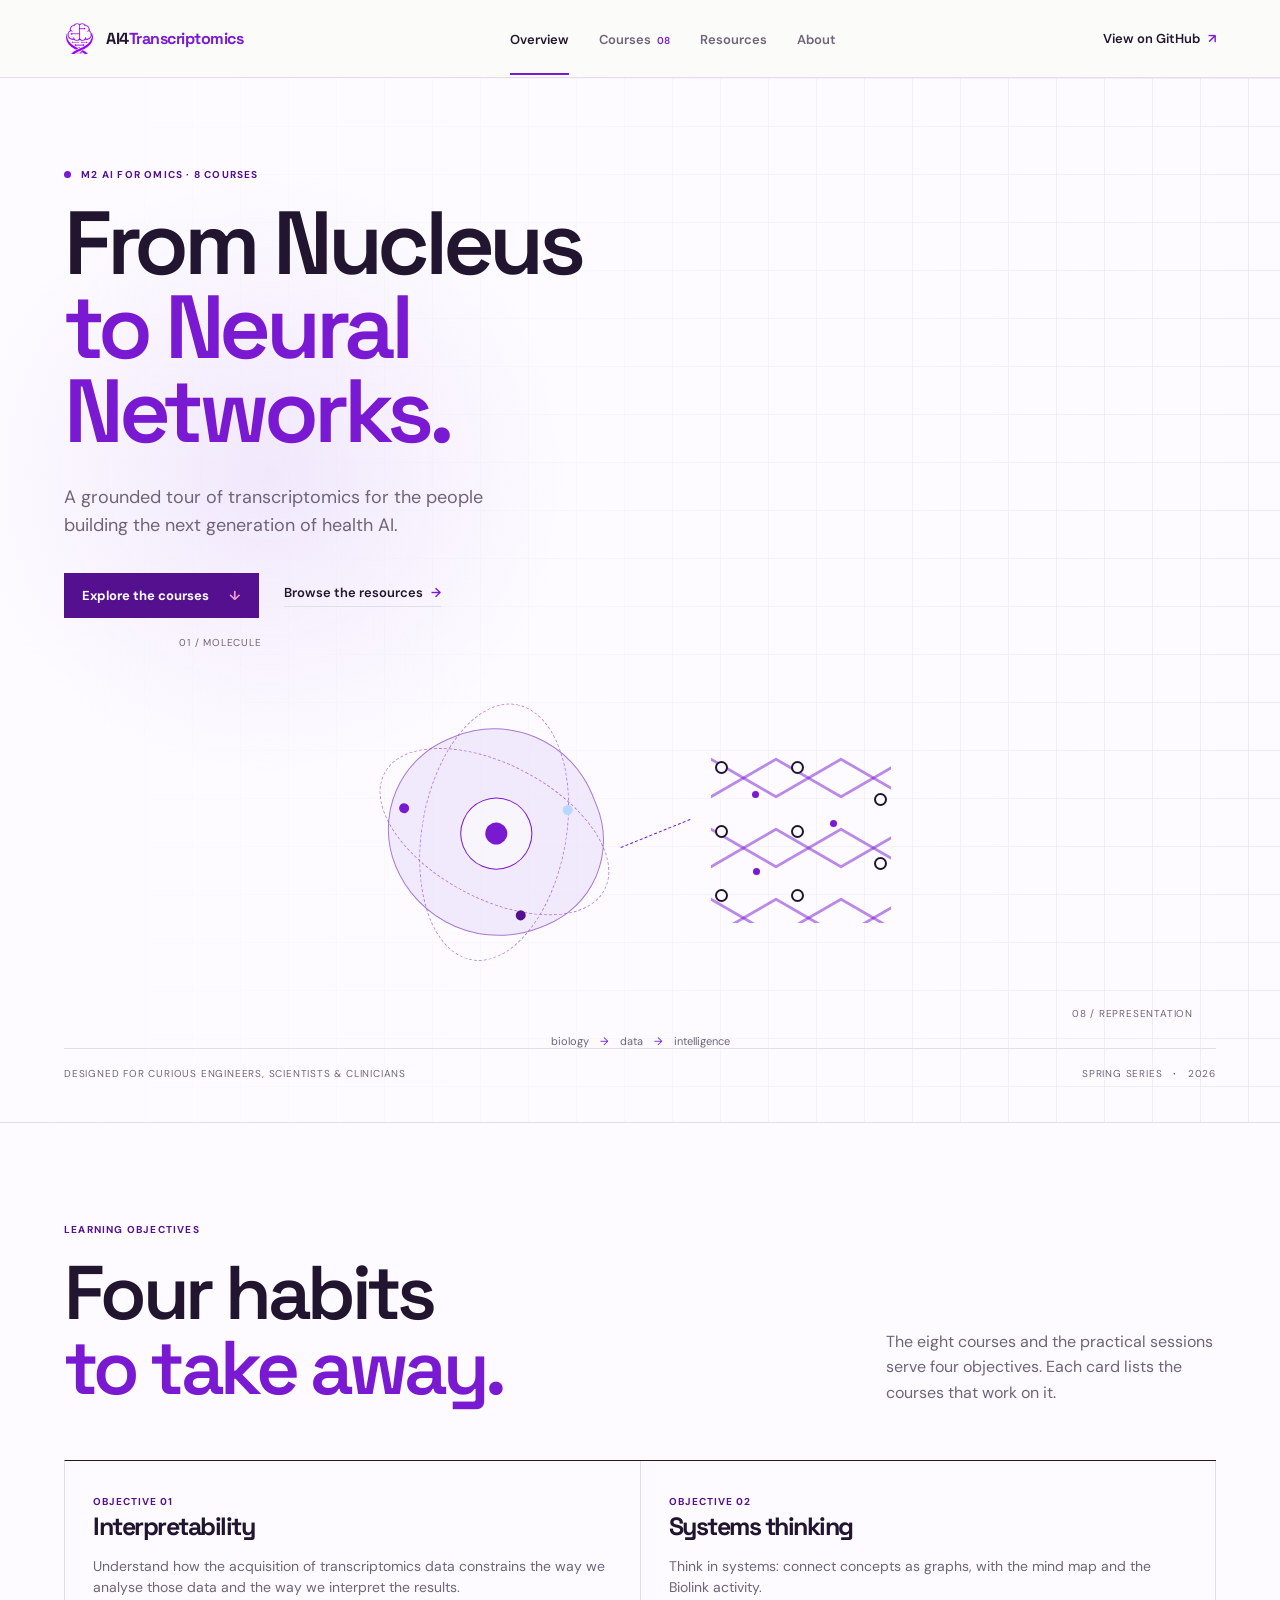
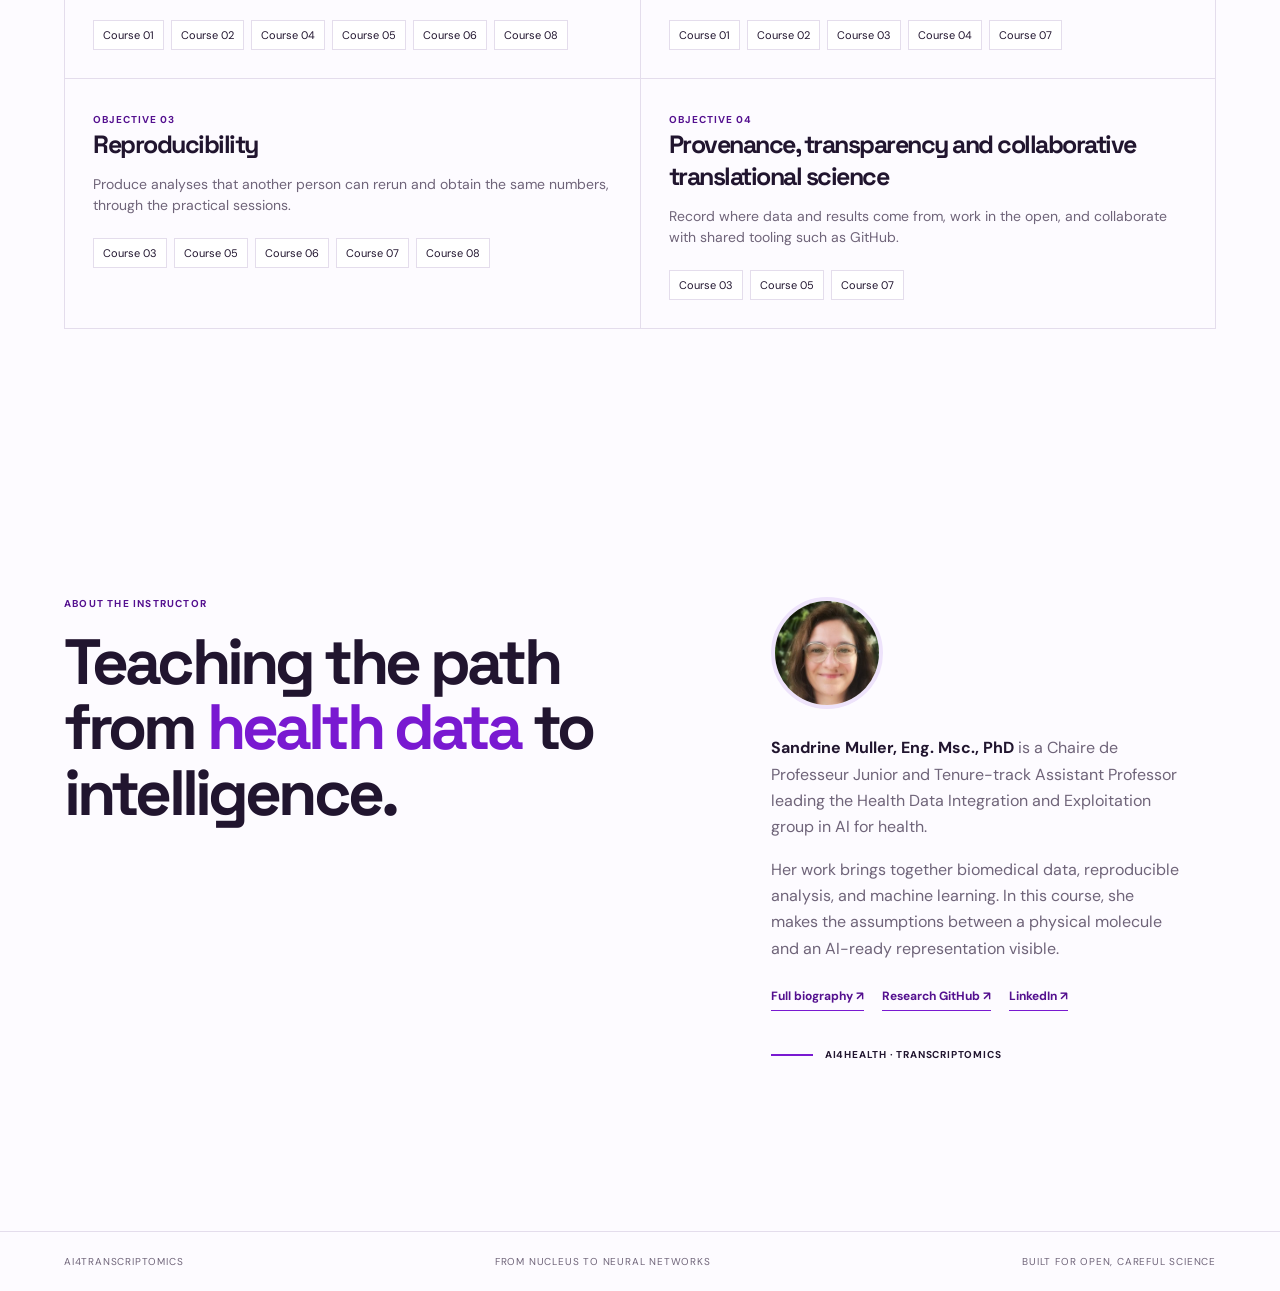
<file: site/index.html>
<!doctype html>
<html lang="en">
<head>
  <meta charset="utf-8">
  <meta name="viewport" content="width=device-width, initial-scale=1">
  <meta name="description" content="From Nucleus to Neural Networks: foundations of AI in transcriptomics.">
  <title>AI4Transcriptomics | From Nucleus to Neural Networks</title>
  <link rel="icon" type="image/png" href="icon.png">
  <link rel="preconnect" href="https://fonts.googleapis.com">
  <link rel="preconnect" href="https://fonts.gstatic.com" crossorigin>
  <link href="https://fonts.googleapis.com/css2?family=DM+Sans:wght@400;500;600;700&family=Space+Grotesk:wght@500;600;700&display=swap" rel="stylesheet">
  <link rel="stylesheet" href="styles.css?v=6">
</head>
<body>
  <header class="site-header">
    <a class="wordmark" href="#overview"><img src="icon.png" alt=""><span>AI4<span>Transcriptomics</span></span></a>
    <nav class="main-nav" aria-label="Main navigation">
      <button class="nav-link is-active" data-tab="overview">Overview</button>
      <button class="nav-link" data-tab="courses">Courses <span id="nav-course-count">08</span></button>
      <button class="nav-link" data-tab="resources">Resources</button>
      <button class="nav-link" data-tab="about">About</button>
    </nav>
    <a class="github-link" href="https://github.com/AI4Health-DAISY-LIG/AI4Transcriptomics" target="_blank" rel="noreferrer">View on GitHub <span>↗</span></a>
  </header>
  <main>
    <section class="hero tab-panel is-visible" data-panel="overview" id="overview">
      <div class="hero-copy">
        <p class="eyebrow"><span class="eyebrow-dot"></span> M2 AI for Omics · 8 courses</p>
        <h1>From Nucleus<br><em>to Neural Networks.</em></h1>
        <p class="hero-lede">A grounded tour of transcriptomics for the people building the next generation of health AI.</p>
        <div class="hero-actions"><button class="button button-dark" data-tab="courses">Explore the courses <span>↓</span></button><a class="text-link" href="#resources" data-tab="resources">Browse the resources <span>→</span></a></div>
      </div>
      <div class="hero-visual" aria-label="A visual representation of the course path from a cell to a neural network">
        <div class="visual-label label-top">01 / molecule</div><div class="visual-label label-bottom">08 / representation</div>
        <div class="cell-diagram"><span class="cell-core"></span><span class="cell-ring ring-one"></span><span class="cell-ring ring-two"></span><span class="cell-dot dot-one"></span><span class="cell-dot dot-two"></span><span class="cell-dot dot-three"></span></div>
        <div class="path-line"></div>
        <div class="network-diagram"><span></span><span></span><span></span><span></span><span></span><span></span><span></span><span></span><b></b><b></b><b></b></div>
        <div class="visual-caption">biology <span>→</span> data <span>→</span> intelligence</div>
      </div>
      <div class="hero-footer"><span>Designed for curious engineers, scientists &amp; clinicians</span><span>Spring series <b>·</b> 2026</span></div>
    </section>
    <section class="content-section objectives-section tab-panel is-visible" data-panel="overview" id="objectives">
      <div class="section-heading"><div><p class="eyebrow">Learning objectives</p><h2>Four habits<br><em>to take away.</em></h2></div><p class="section-intro">The eight courses and the practical sessions serve four objectives. Each card lists the courses that work on it.</p></div>
      <div class="resource-grid" id="objective-grid"><p class="loading">Loading objectives...</p></div>
    </section>
    <section class="content-section tab-panel" data-panel="courses" id="courses">
      <div class="section-heading"><div><p class="eyebrow">The curriculum</p><h2>Eight compact steps.<br><em>One connected story.</em></h2></div><p class="section-intro">Each course is a short, focused bridge between what happens in a biological system and what appears in an AI pipeline.</p></div>
      <div class="course-layout"><div class="course-list" id="course-list"><p class="loading">Loading courses...</p></div><aside class="course-detail" id="course-detail"><p class="detail-kicker">Select a course</p><h3>Start at the beginning.</h3><p>Choose a course to see the learning objectives it serves, its topics, and its video.</p></aside></div>
    </section>
    <section class="content-section tab-panel" data-panel="resources" id="resources">
      <div class="section-heading"><div><p class="eyebrow">A working shelf</p><h2>Resources for the<br><em>long way around.</em></h2></div><p class="section-intro">The best transcriptomics work connects biological intuition, statistical discipline, and reproducible practice. Each course brings its own references; the repository and a few additions support the practical sessions.</p></div>
      <h3 class="resource-group">Go further <span>one card per course, generated from its references</span></h3>
      <div class="resource-grid" id="further-grid"><p class="loading">Loading resources...</p></div>
      <h3 class="resource-group">Repository and code</h3>
      <div class="resource-grid" id="code-grid"></div>
      <h3 class="resource-group">Additional resources <span>added by hand to complement the practical sessions</span></h3>
      <div class="resource-grid" id="additional-grid"></div>
    </section>
    <section class="content-section about-section tab-panel" data-panel="about" id="about">
      <div class="about-statement"><p class="eyebrow">About the instructor</p><h2>Teaching the path from <em>health data</em> to intelligence.</h2></div>
      <div class="about-copy"><img class="portrait" src="SandrineMuller-PhD-UGA.jpg" alt="Portrait of Sandrine Muller"><p><strong>Sandrine Muller, Eng. Msc., PhD</strong> is a Chaire de Professeur Junior and Tenure-track Assistant Professor leading the Health Data Integration and Exploitation group in AI for health.</p><p>Her work brings together biomedical data, reproducible analysis, and machine learning. In this course, she makes the assumptions between a physical molecule and an AI-ready representation visible.</p><div class="profile-links"><a href="https://sandrine-muller-research.github.io/bios.html" target="_blank" rel="noreferrer">Full biography ↗</a><a href="https://github.com/sandrine-muller-research/" target="_blank" rel="noreferrer">Research GitHub ↗</a><a href="https://www.linkedin.com/in/sandrine-muller-phd-ba459725/" target="_blank" rel="noreferrer">LinkedIn ↗</a></div><div class="signature"><span class="signature-line"></span><span>AI4Health · Transcriptomics</span></div></div>
    </section>
  </main>
  <footer class="site-footer"><span>AI4Transcriptomics</span><span>From Nucleus to Neural Networks</span><span>Built for open, careful science</span></footer>
  <script src="app.js?v=3"></script>
</body>
</html>
</file>
<file: site/styles.css>
:root { --ink:#21152f; --muted:#6f6479; --line:#e4ddec; --paper:#fdfbff; --purple:#7919d1; --purple-dark:#54108f; --lilac:#eee3fb; --pink:#f39bd1; --blue:#b7d8ff; --display:'Space Grotesk',sans-serif; --body:'DM Sans',sans-serif; }
* { box-sizing:border-box; }
html { scroll-behavior:smooth; }
body { margin:0; color:var(--ink); background:var(--paper); font-family:var(--body); font-size:16px; }
button,a { font:inherit; } button { cursor:pointer; }
.site-header { height:78px; padding:0 5vw; display:flex; align-items:center; justify-content:space-between; border-bottom:1px solid var(--line); background:rgba(251,252,250,.94); position:sticky; top:0; z-index:5; backdrop-filter:blur(12px); }
.wordmark { display:flex; align-items:center; gap:11px; color:var(--ink); text-decoration:none; font-family:var(--display); font-size:16px; font-weight:700; letter-spacing:-.03em; }.wordmark img { width:31px; height:31px; object-fit:contain; }.wordmark>span span { color:var(--purple); }
.main-nav { display:flex; align-items:center; gap:30px; height:100%; }.nav-link { border:0; border-bottom:2px solid transparent; background:transparent; color:var(--muted); padding:28px 0 25px; font-size:13px; font-weight:600; transition:color .2s,border-color .2s; }.nav-link:hover,.nav-link.is-active { color:var(--ink); border-bottom-color:var(--purple); }.nav-link span { margin-left:3px; font-size:10px; color:var(--purple); }.github-link,.text-link { color:var(--ink); text-decoration:none; font-size:13px; font-weight:600; }.github-link span,.text-link span { color:var(--purple); margin-left:5px; }.tab-panel { display:none; }.tab-panel.is-visible { display:block; }
.hero { min-height:calc(100vh - 78px); padding:10vh 5vw 42px; position:relative; display:grid; grid-template-columns:1fr 1.05fr; gap:5vw; align-content:center; overflow:hidden; background-image:linear-gradient(rgba(228,221,236,.55) 1px,transparent 1px),linear-gradient(90deg,rgba(228,221,236,.55) 1px,transparent 1px); background-size:48px 48px; }.hero:before { content:''; position:absolute; inset:0; background:radial-gradient(circle at 21% 38%,rgba(238,227,251,.8),transparent 25%),linear-gradient(90deg,var(--paper) 3%,rgba(253,251,255,.65) 48%,transparent 100%); pointer-events:none; }.hero-copy,.hero-visual,.hero-footer { position:relative; z-index:1; }.eyebrow { margin:0 0 20px; color:var(--purple-dark); text-transform:uppercase; letter-spacing:.12em; font-size:10px; font-weight:700; }.eyebrow-dot { display:inline-block; width:7px; height:7px; margin-right:7px; border-radius:50%; background:var(--purple); } h1,h2,h3 { font-family:var(--display); letter-spacing:-.06em; }.hero h1 { max-width:650px; margin:0; font-size:clamp(52px,7vw,104px); line-height:.94; font-weight:600; }.hero h1 em,h2 em { color:var(--purple); font-style:normal; }.hero-lede { max-width:440px; margin:30px 0 34px; color:var(--muted); font-size:18px; line-height:1.55; }.hero-actions { display:flex; align-items:center; gap:25px; }.button { border:0; padding:14px 18px; font-size:13px; font-weight:700; }.button-dark { color:white; background:var(--purple-dark); }.button-dark span { margin-left:17px; color:var(--pink); }.text-link { border-bottom:1px solid var(--line); padding-bottom:5px; }
.hero-visual { min-height:430px; display:flex; justify-content:center; align-items:center; }.cell-diagram { width:210px; height:210px; position:relative; border:1px solid #a77ad0; border-radius:48% 52% 45% 55%; transform:rotate(-22deg); background:rgba(238,227,251,.75); }.cell-core { position:absolute; width:72px; height:72px; left:69px; top:69px; border:1px solid var(--purple); border-radius:50%; background:rgba(255,255,255,.55); }.cell-core:after { content:''; position:absolute; width:22px; height:22px; left:24px; top:24px; border-radius:50%; background:var(--purple); }.cell-ring { position:absolute; border:1px dashed rgba(121,25,209,.5); border-radius:50%; }.ring-one { width:250px; height:135px; left:-21px; top:35px; transform:rotate(50deg); }.ring-two { width:145px; height:260px; left:31px; top:-27px; transform:rotate(32deg); }.cell-dot { position:absolute; width:10px; height:10px; background:var(--purple); border-radius:50%; }.dot-one { left:24px; top:42px; }.dot-two { left:175px; top:105px; background:var(--blue); }.dot-three { left:92px; top:185px; background:var(--purple-dark); }.path-line { width:75px; border-top:1px dashed var(--purple); transform:rotate(-22deg); margin:0 18px; }.network-diagram { width:180px; height:180px; position:relative; background-image:linear-gradient(30deg,transparent 48%,rgba(121,25,209,.5) 49%,rgba(121,25,209,.5) 51%,transparent 52%),linear-gradient(-30deg,transparent 48%,rgba(121,25,209,.5) 49%,rgba(121,25,209,.5) 51%,transparent 52%); background-size:65px 70px; }.network-diagram span,.network-diagram b { position:absolute; width:13px; height:13px; border:2px solid var(--ink); border-radius:50%; background:var(--paper); }.network-diagram span:nth-child(1) { left:4px; top:18px; }.network-diagram span:nth-child(2) { left:4px; top:82px; }.network-diagram span:nth-child(3) { left:4px; top:146px; }.network-diagram span:nth-child(4) { left:80px; top:18px; }.network-diagram span:nth-child(5) { left:80px; top:82px; }.network-diagram span:nth-child(6) { left:80px; top:146px; }.network-diagram span:nth-child(7) { right:4px; top:50px; }.network-diagram span:nth-child(8) { right:4px; top:114px; }.network-diagram b { width:7px; height:7px; border:0; background:var(--purple); }.network-diagram b:nth-of-type(1) { left:41px; top:48px; }.network-diagram b:nth-of-type(2) { left:119px; top:77px; }.network-diagram b:nth-of-type(3) { left:42px; top:125px; }.visual-label { position:absolute; color:var(--muted); font-size:10px; letter-spacing:.08em; text-transform:uppercase; }.label-top { top:18px; left:10%; }.label-bottom { right:2%; bottom:28px; }.visual-caption { position:absolute; bottom:0; left:50%; transform:translateX(-50%); color:var(--muted); font-size:11px; white-space:nowrap; }.visual-caption span { color:var(--purple); padding:0 8px; }.hero-footer { grid-column:1 / -1; display:flex; justify-content:space-between; border-top:1px solid var(--line); padding-top:18px; color:var(--muted); text-transform:uppercase; letter-spacing:.08em; font-size:10px; }.hero-footer b { color:var(--purple); padding:0 7px; }
.content-section { max-width:1280px; min-height:calc(100vh - 78px); margin:auto; padding:100px 5vw 80px; }.section-heading { display:flex; justify-content:space-between; align-items:end; gap:40px; padding-bottom:55px; }.section-heading h2 { max-width:600px; margin:0; font-size:clamp(43px,6vw,76px); line-height:.98; font-weight:600; }.section-intro { max-width:330px; margin:0; color:var(--muted); line-height:1.6; }.course-layout { display:grid; grid-template-columns:1.1fr .9fr; gap:56px; align-items:start; }.course-list { border-top:1px solid var(--ink); }.course-row { display:grid; grid-template-columns:48px 1fr auto; gap:20px; align-items:center; width:100%; padding:22px 0; border:0; border-bottom:1px solid var(--line); background:transparent; text-align:left; color:var(--ink); transition:padding .2s,background .2s; }.course-row:hover,.course-row.is-selected { padding-left:12px; padding-right:12px; background:var(--lilac); }.course-number { color:var(--purple); font-family:var(--display); font-size:14px; }.course-row h3 { margin:0 0 5px; font-size:20px; letter-spacing:-.04em; }.course-meta { margin:0; color:var(--muted); font-size:12px; }.course-arrow { color:var(--purple); font-size:22px; }.course-detail { min-height:360px; padding:30px; border-top:3px solid var(--purple); background:var(--lilac); }.detail-kicker,.resource-type { margin:0 0 18px; color:var(--purple-dark); text-transform:uppercase; letter-spacing:.1em; font-size:10px; font-weight:700; }.course-detail h3 { margin:0 0 20px; font-size:36px; line-height:1; }.course-detail p { color:var(--muted); line-height:1.6; }.detail-outcomes { padding:18px 0 5px; margin:20px 0 0; border-top:1px solid #d6c4e7; }.detail-outcomes li { margin:10px 0; color:var(--ink); font-size:13px; line-height:1.4; }.detail-topics { display:flex; flex-wrap:wrap; gap:7px; margin-top:22px; }.topic { padding:7px 9px; color:var(--ink); background:white; font-size:11px; }.detail-links { display:flex; flex-wrap:wrap; gap:15px; margin-top:22px; }.detail-links a { color:var(--ink); font-size:12px; font-weight:700; text-decoration:none; border-bottom:1px solid var(--purple); padding-bottom:3px; }.loading { color:var(--muted); }
.resource-grid { display:grid; grid-template-columns:repeat(2,1fr); border-top:1px solid var(--ink); border-left:1px solid var(--line); }.resource-card { position:relative; min-height:225px; padding:28px; color:var(--ink); text-decoration:none; border-right:1px solid var(--line); border-bottom:1px solid var(--line); transition:background .2s; }.resource-card:hover { background:var(--lilac); }.resource-card h3 { max-width:270px; margin:0 0 14px; font-size:25px; }.resource-card p { max-width:310px; margin:0; color:var(--muted); line-height:1.5; font-size:14px; }.resource-arrow { position:absolute; right:28px; bottom:26px; color:var(--purple); font-size:21px; }.about-section { display:grid; grid-template-columns:1.3fr 1fr; align-content:center; gap:10vw; }.about-statement h2 { max-width:700px; margin:0; font-size:clamp(40px,5vw,70px); line-height:1.02; }.about-copy { max-width:410px; color:var(--muted); line-height:1.65; }.about-copy strong { color:var(--ink); }.portrait { display:block; width:112px; height:112px; margin-bottom:26px; border:4px solid var(--lilac); border-radius:50%; object-fit:cover; object-position:top; }.profile-links { display:flex; flex-wrap:wrap; gap:12px 18px; margin-top:25px; }.profile-links a { color:var(--purple-dark); font-size:12px; font-weight:700; text-decoration:none; border-bottom:1px solid var(--purple); padding-bottom:3px; }.signature { display:flex; align-items:center; gap:12px; margin-top:36px; color:var(--ink); text-transform:uppercase; letter-spacing:.08em; font-size:10px; font-weight:700; }.signature-line { width:42px; height:2px; background:var(--purple); }.site-footer { display:flex; justify-content:space-between; padding:23px 5vw; border-top:1px solid var(--line); color:var(--muted); text-transform:uppercase; letter-spacing:.08em; font-size:10px; }
/* Learning objectives and generated resources */
.objectives-section { min-height:0; border-top:1px solid var(--line); }
.objective-card { min-height:0; }.objective-card h3,.further-card h3 { max-width:none; }.objective-card p { max-width:none; }
.topic-button { border:1px solid var(--line); cursor:pointer; }.topic-button:hover { border-color:var(--purple); color:var(--purple-dark); }
.detail-label { margin:22px 0 0; color:var(--purple-dark) !important; text-transform:uppercase; letter-spacing:.1em; font-size:10px; font-weight:700; }.detail-label + .detail-outcomes { margin-top:10px; }
.link-button { border:0; border-bottom:1px solid var(--purple); padding:0 0 3px; background:transparent; color:var(--ink); font-size:12px; font-weight:700; }
.resource-group { margin:60px 0 18px; font-size:24px; letter-spacing:-.04em; }.section-heading + .resource-group { margin-top:0; }.resource-group span { display:block; margin-top:6px; color:var(--muted); font-family:var(--body); font-size:13px; font-weight:400; letter-spacing:0; }
.further-card { min-height:0; scroll-margin-top:100px; }.further-video { display:inline-block; margin-bottom:16px; color:var(--ink); font-size:12px; font-weight:700; text-decoration:none; border-bottom:1px solid var(--purple); padding-bottom:3px; }
.further-card summary { cursor:pointer; color:var(--purple-dark); font-size:13px; font-weight:700; }.reference-list { margin:14px 0 0; padding-left:18px; }.reference-list li { margin:9px 0; color:var(--muted); font-size:13px; line-height:1.45; }.reference-list a { color:var(--ink); text-decoration:none; border-bottom:1px solid var(--line); }.reference-list a:hover { border-bottom-color:var(--purple); }
@media (max-width:850px) { .site-header { padding:0 24px; }.main-nav { gap:15px; }.github-link { display:none; }.hero { grid-template-columns:1fr; padding:80px 24px 32px; }.hero-visual { min-height:300px; transform:scale(.8); transform-origin:center; }.hero-footer { grid-column:1; gap:12px; flex-direction:column; }.content-section { padding:70px 24px 55px; }.section-heading,.course-layout,.about-section { display:block; }.section-intro { margin-top:25px; }.course-detail { margin-top:35px; }.about-copy { margin-top:30px; }.site-footer { gap:12px; flex-direction:column; } }
@media (max-width:520px) { .site-header { height:65px; }.wordmark { font-size:14px; }.main-nav { gap:10px; }.nav-link { padding:22px 0 20px; font-size:11px; }.nav-link span { display:none; }.hero { min-height:calc(100vh - 65px); padding-top:55px; }.hero h1 { font-size:52px; }.hero-lede { font-size:16px; }.hero-actions { align-items:flex-start; flex-direction:column; gap:20px; }.hero-visual { margin-left:-30px; transform:scale(.64); min-height:260px; }.hero-footer { font-size:9px; }.section-heading h2 { font-size:46px; }.course-row { grid-template-columns:30px 1fr 16px; gap:10px; }.course-row h3 { font-size:17px; }.resource-grid { grid-template-columns:1fr; }.about-statement h2 { font-size:42px; } }

/* Practical session pages: tutorial layout */
a.nav-link { text-decoration:none; }
.tutorial-layout { max-width:1280px; margin:auto; padding:56px 5vw 80px; display:grid; grid-template-columns:240px minmax(0,1fr); gap:60px; align-items:start; }
.tutorial-index { position:sticky; top:104px; max-height:calc(100vh - 124px); overflow-y:auto; padding-top:20px; border-top:1px solid var(--ink); }
.tutorial-index-link { display:grid; grid-template-columns:30px 1fr; gap:4px 0; padding:12px 10px; color:var(--muted); text-decoration:none; font-size:13px; line-height:1.4; border-left:2px solid transparent; }.tutorial-index-link.is-current { color:var(--ink); background:var(--lilac); border-left-color:var(--purple); }.tutorial-index-link .number { color:var(--purple); font-family:var(--display); font-size:11px; }.tutorial-index-link .author { grid-column:2; font-size:11px; color:var(--muted); }
.page-index { margin-top:26px; padding-top:20px; border-top:1px solid var(--line); }.page-index a { display:block; padding:5px 0; color:var(--muted); text-decoration:none; font-size:12px; line-height:1.4; }.page-index a:hover { color:var(--purple-dark); }
.tutorial-article { max-width:760px; }.tutorial-article a { color:var(--purple-dark); }
.tutorial-article h1 { margin:0 0 26px; font-size:clamp(38px,4.6vw,60px); line-height:1; font-weight:600; }.tutorial-lede { margin:0 0 30px; color:var(--muted); font-size:19px; line-height:1.55; }
.tutorial-article h2 { margin:70px 0 18px; padding-top:20px; border-top:1px solid var(--line); font-size:32px; line-height:1.1; letter-spacing:-.05em; scroll-margin-top:90px; }.tutorial-article h3 { margin:34px 0 10px; font-size:21px; letter-spacing:-.03em; }
.tutorial-article p,.tutorial-article li { line-height:1.7; }.tutorial-article li { margin:7px 0; }
.host-switch { display:flex; flex-wrap:wrap; align-items:center; gap:8px; padding:14px 16px; background:var(--lilac); font-size:13px; font-weight:600; }.host-switch span { margin-right:6px; }.host-switch button { border:1px solid #d6c4e7; padding:7px 14px; background:white; color:var(--ink); font-size:13px; font-weight:700; }.host-switch button.is-selected { border-color:var(--purple-dark); background:var(--purple-dark); color:white; }
body[data-host="github"] .host-gitlab,body[data-host="gitlab"] .host-github { display:none; }
.callout { padding:14px 18px; border-left:3px solid var(--pink); background:white; box-shadow:0 0 0 1px var(--line); font-size:15px; }
.tutorial-meta { display:grid; grid-template-columns:1fr 1fr; margin:26px 0; border-top:1px solid var(--ink); border-left:1px solid var(--line); }.tutorial-meta>div { padding:22px; border-right:1px solid var(--line); border-bottom:1px solid var(--line); }.tutorial-meta ul { margin:0; padding-left:18px; }.tutorial-meta li { font-size:14px; line-height:1.5; color:var(--muted); }.tutorial-meta strong { color:var(--ink); }.tutorial-meta .eyebrow { margin-bottom:12px; }
.ui { padding:2px 7px; border:1px solid #d6c4e7; border-radius:4px; background:white; font-size:.88em; font-weight:600; white-space:nowrap; }
.tutorial-article code { padding:2px 5px; background:var(--lilac); font-family:ui-monospace,SFMono-Regular,Consolas,monospace; font-size:.88em; }
.practical-table { overflow-x:auto; border-top:1px solid var(--ink); }.practical-table table { width:100%; border-collapse:collapse; font-size:14px; }.practical-table th,.practical-table td { padding:13px 14px; border-bottom:1px solid var(--line); text-align:left; vertical-align:top; line-height:1.45; }.practical-table th { color:var(--purple-dark); text-transform:uppercase; letter-spacing:.1em; font-size:10px; }
.practical-back { margin-top:40px; font-size:13px; font-weight:700; }.practical-back a { text-decoration:none; border-bottom:1px solid var(--purple); padding-bottom:3px; }

/* Step figures: drawn illustrations of the interface, replaced by a real screenshot when one exists */
.shot-figure { margin:30px 0 36px; }.shot-figure figcaption { margin-top:14px; color:var(--muted); font-size:13px; line-height:1.55; }.shot-figure figcaption b,.pin { display:inline-grid; place-items:center; width:18px; height:18px; border-radius:50%; background:var(--purple); color:white; font-family:var(--body); font-size:11px; font-weight:700; font-style:normal; }
.shot-figure figcaption:before { content:"Illustration"; margin-right:10px; padding:2px 6px; border:1px solid var(--line); color:var(--purple-dark); text-transform:uppercase; letter-spacing:.1em; font-size:9px; font-weight:700; }.shot-figure.is-photo figcaption:before { content:"Screenshot"; }
.shot-figure img { display:block; width:100%; border:1px solid var(--line); box-shadow:0 14px 30px rgba(33,21,47,.1); }
.shot { border:1px solid #cfc4dc; box-shadow:0 14px 30px rgba(33,21,47,.1); background:white; color:#24292f; font-size:12px; line-height:1.4; overflow:hidden; }.shot p { margin:0; line-height:1.4; }.shot small { display:block; color:#6e7781; font-size:10px; font-weight:400; }.shot label { display:block; margin:10px 0 4px; font-size:11px; font-weight:700; }
.shot-bar { display:flex; align-items:center; gap:6px; padding:8px 10px; background:#24292f; color:#d0d7de; font-size:11px; }.shot-bar i { width:9px; height:9px; border-radius:50%; background:#57606a; }.shot-bar span { margin-left:8px; }.shot-bar.browser { background:#eaeef2; color:#57606a; }.shot-bar.browser i { background:#c5ccd3; }.shot-bar.browser span { flex:1; padding:3px 10px; border-radius:10px; background:white; }
.gd-top { display:grid; grid-template-columns:repeat(3,1fr); background:#24292f; color:white; font-weight:600; }.gd-top>div { position:relative; padding:9px 12px; border-right:1px solid #3d444d; white-space:nowrap; overflow:hidden; text-overflow:ellipsis; }.gd-top small { color:#9aa4af; }.gd-top .open { background:#3d444d; }.gd-top em { margin-left:6px; padding:1px 6px; border-radius:8px; background:#57606a; font-style:normal; font-size:10px; }
.gd-body { display:grid; grid-template-columns:42% 1fr; min-height:170px; }.gd-side { display:flex; flex-direction:column; border-right:1px solid #d0d7de; }.gd-tabs { display:grid; grid-template-columns:1fr 1fr; border-bottom:1px solid #d0d7de; text-align:center; font-weight:600; }.gd-tabs span { position:relative; padding:8px 4px; color:#57606a; }.gd-tabs .on { color:#24292f; box-shadow:inset 0 -2px 0 #0969da; }
.gd-file { position:relative; padding:7px 12px !important; border-bottom:1px solid #eaeef2; }.gd-empty { padding:12px; color:#6e7781; }.gd-big { padding:22px 16px 4px; font-size:17px; font-weight:600; }
.gd-commit { margin-top:auto; padding:10px; border-top:1px solid #d0d7de; display:grid; gap:6px; }.gd-main { position:relative; }.gd-suggest { display:flex; justify-content:space-between; align-items:center; gap:12px; margin:14px 16px; padding:12px; border:1px solid #d0d7de; border-radius:6px; font-weight:600; }
.gd-drop { width:46%; margin-left:27%; padding:10px; border:1px solid #d0d7de; border-top:0; background:white; box-shadow:0 8px 18px rgba(33,21,47,.12); }.gd-drop-row { display:flex; gap:8px; align-items:center; }.gd-drop-row .field { flex:1; }.gd-list { padding-top:10px; font-weight:600; }.gd-dialog { width:58%; margin:16px auto 20px; padding:14px 16px; border:1px solid #d0d7de; border-radius:6px; box-shadow:0 8px 18px rgba(33,21,47,.12); }
.field { position:relative; padding:6px 9px; border:1px solid #d0d7de; border-radius:5px; background:white; }.field.tall { min-height:54px; color:#57606a; }.field.small { color:#8c959f; }
.btn { position:relative; display:inline-block; padding:6px 11px; border:1px solid #d0d7de; border-radius:5px; background:#f6f8fa; font-weight:600; white-space:nowrap; }.btn.primary { border-color:#0969da; background:#0969da; color:white; }.btn.wide { text-align:center; white-space:normal; }.btn.right { margin-left:auto; }
.web { display:grid; grid-template-columns:1fr 30%; gap:18px; padding:14px 18px 18px; }.web.single { display:block; }.web-side .side-item { position:relative; padding:5px 8px; border-radius:5px; }.muted { color:#6e7781; }.web-actions { display:flex; justify-content:flex-end; gap:8px; margin-top:10px; }.compare { padding:7px 10px; border-radius:5px; background:#f6f8fa; }
.web-tabs { display:flex; align-items:center; gap:16px; padding-bottom:8px; border-bottom:1px solid #d0d7de; font-weight:600; color:#57606a; }.web-tabs .on { color:#24292f; box-shadow:0 10px 0 -8px #fd8c73; }
.diff { padding:10px 0; font-family:ui-monospace,SFMono-Regular,Consolas,monospace; font-size:11.5px; }.diff p { padding:3px 14px; }.diff .add { background:#dafbe1; }.plus { position:relative; display:inline-grid; place-items:center; width:16px; height:16px; margin-right:6px; border-radius:4px; background:#0969da; color:white; font-weight:700; }
.comment { margin:4px 14px 0; padding:10px 12px; border:1px solid #d0d7de; border-radius:6px; }.comment strong { margin-right:6px; }
.hl { outline:2px solid var(--pink); outline-offset:1px; }.hl.inline { position:relative; display:inline-block; padding:0 4px; }.pin { position:absolute; top:-9px; right:-9px; z-index:2; box-shadow:0 0 0 2px white; }.gd-top .pin,.gd-tabs .pin { top:3px; right:3px; }
@media (max-width:850px) { .tutorial-layout { display:block; padding:40px 24px 55px; }.tutorial-index { position:static; max-height:none; margin-bottom:40px; }.tutorial-meta { grid-template-columns:1fr; }.gd-body,.web { grid-template-columns:1fr; }.gd-drop,.gd-dialog { width:auto; margin-left:10px; margin-right:10px; } }
.hl.inline { margin-right:24px; }.hl.inline .pin { top:-1px; right:-24px; }.diff p { padding-left:34px; }.plus .pin { top:-1px; right:auto; left:-24px; }
.practical-code { margin:16px 0; padding:16px 18px; overflow-x:auto; background:var(--lilac); font-family:ui-monospace,SFMono-Regular,Consolas,monospace; font-size:13px; line-height:1.6; }.field.tall b { color:#24292f; }
.tutorial-article { min-width:0; overflow-wrap:break-word; }.shot,.practical-code { overflow-wrap:anywhere; }.practical-code { white-space:pre-wrap; }
</file>
